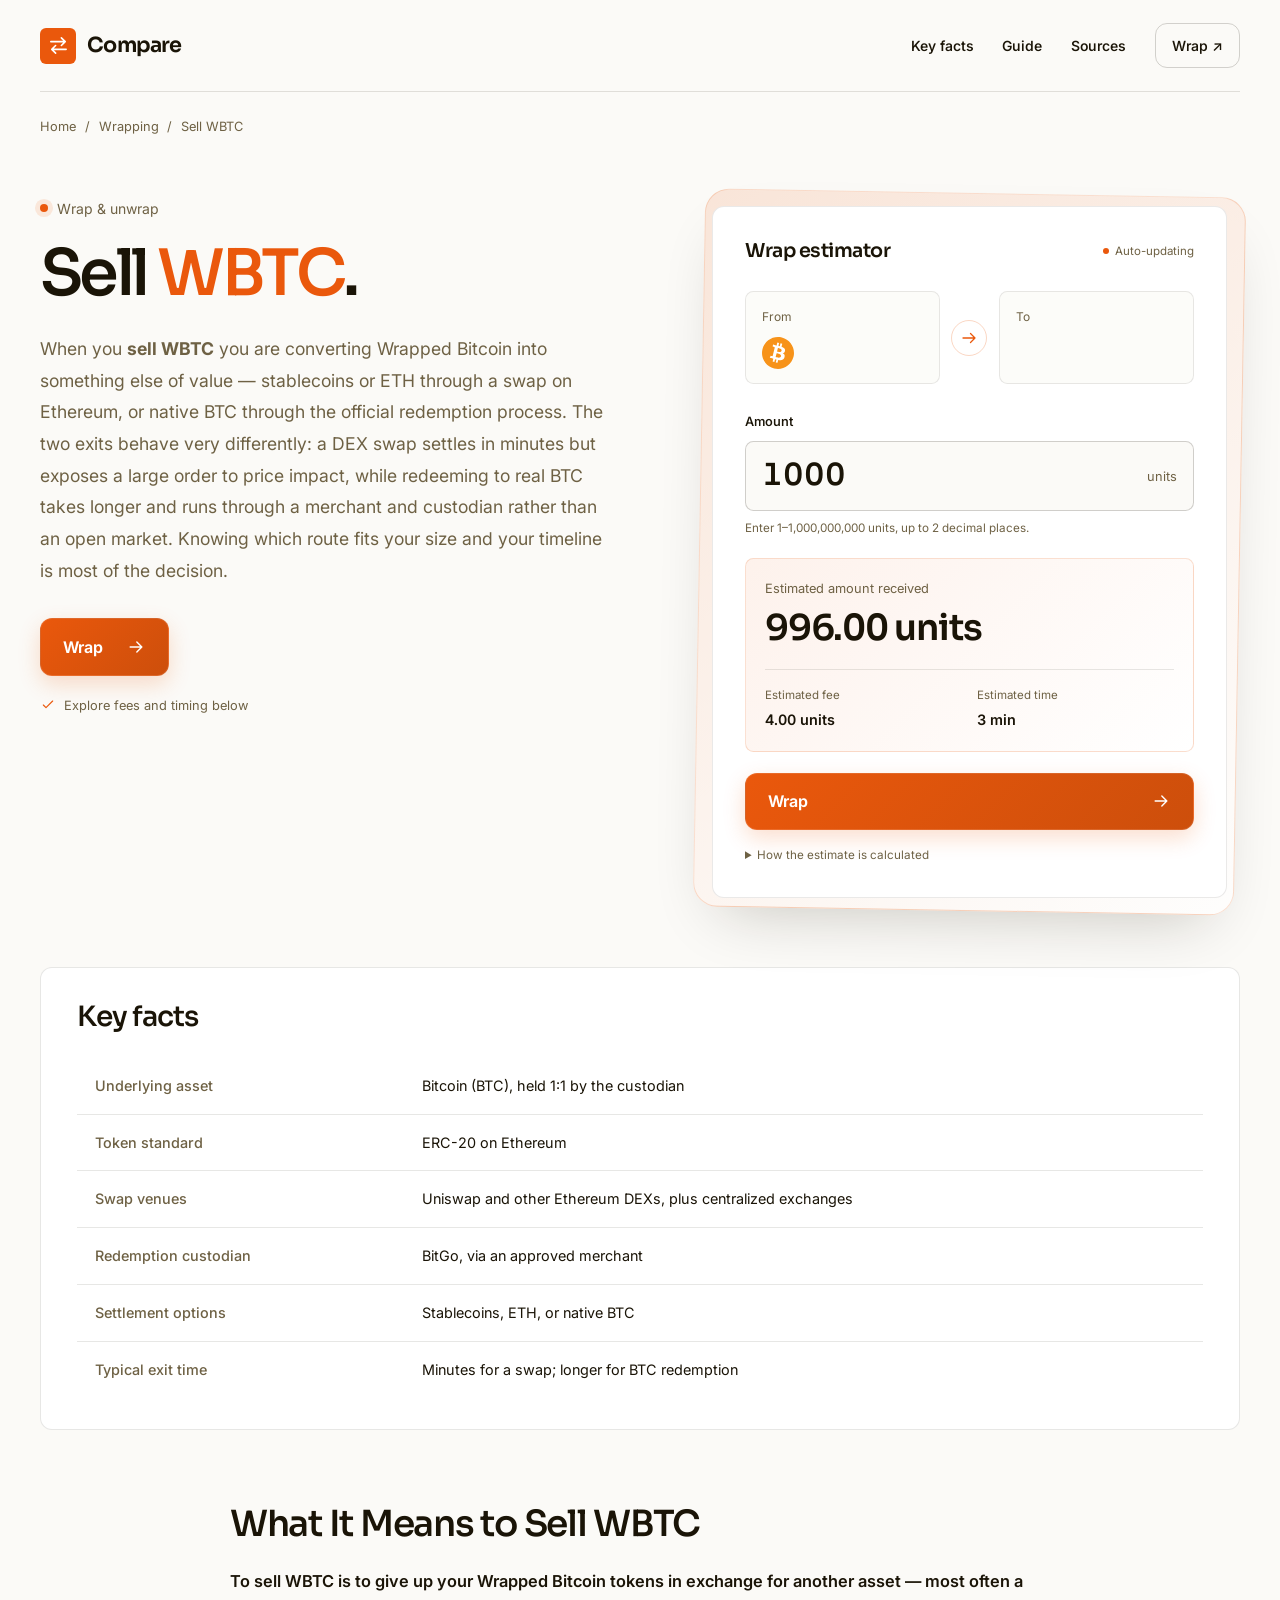
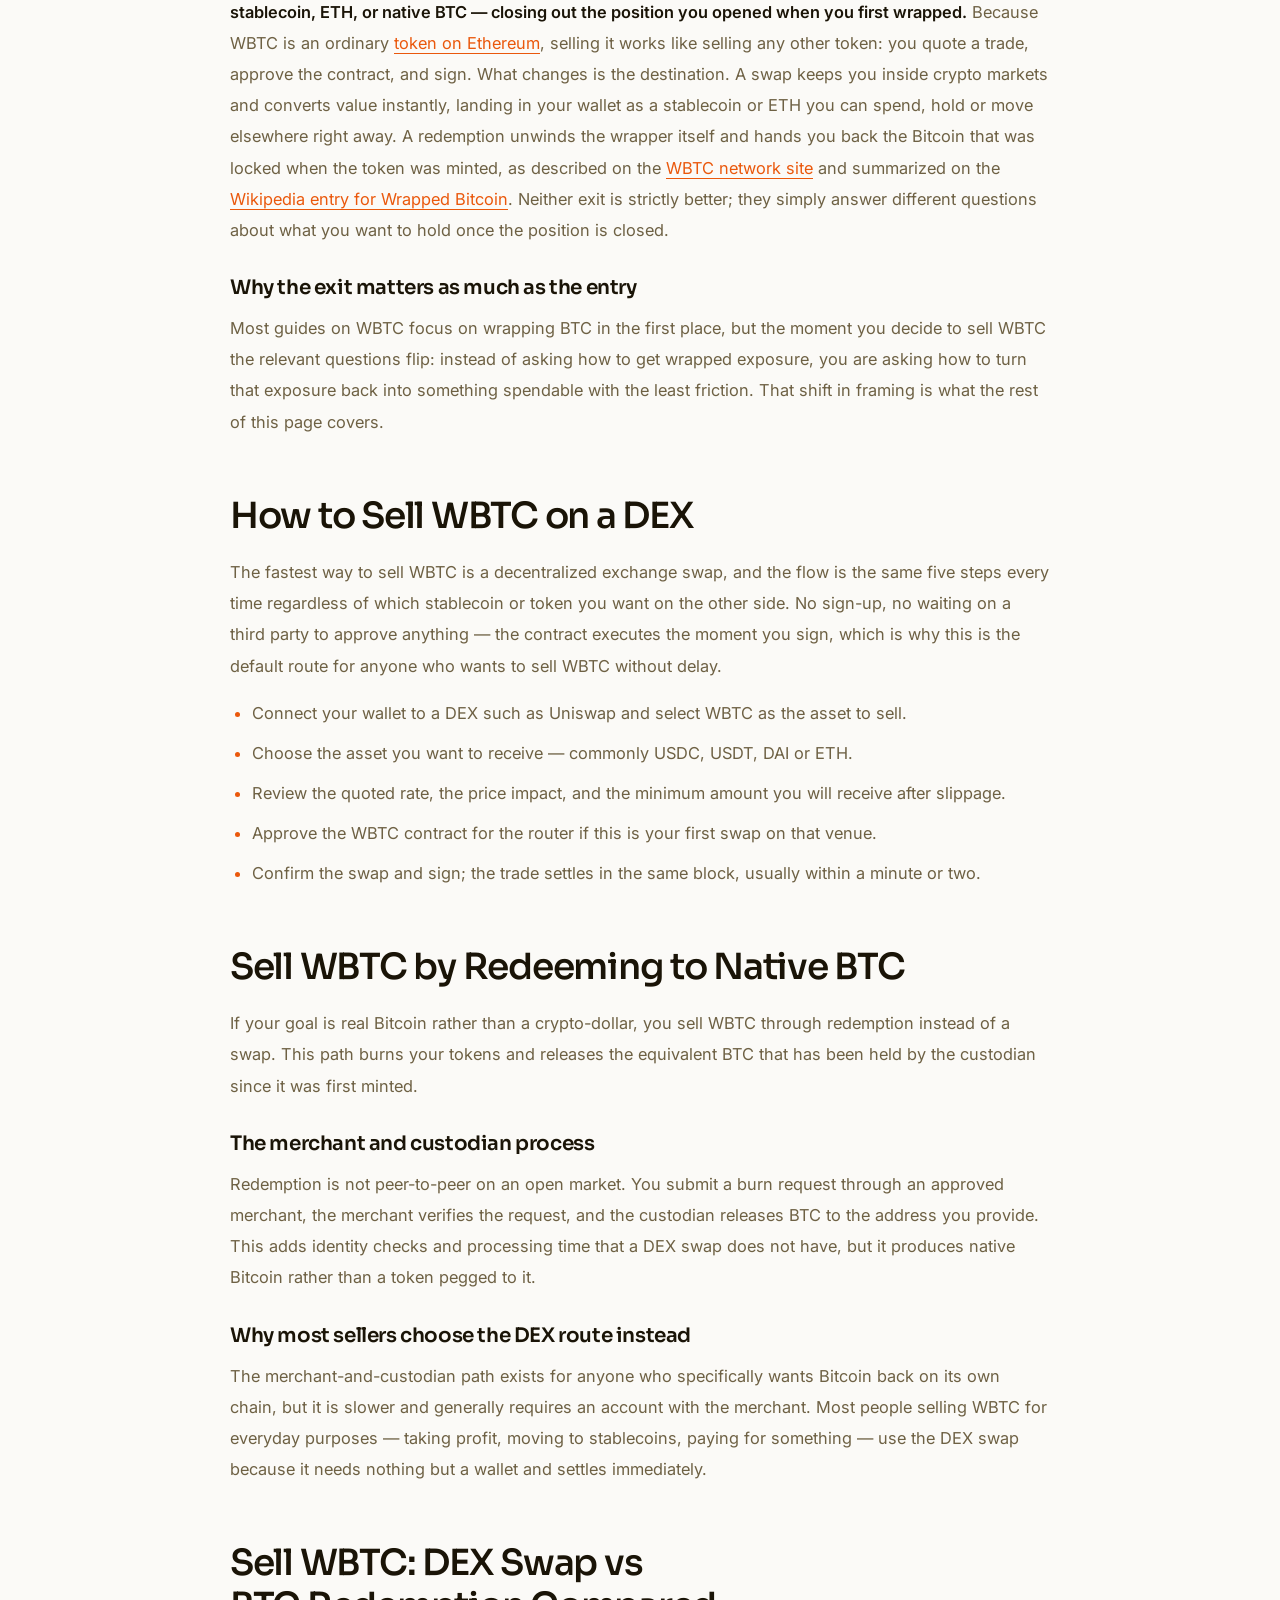
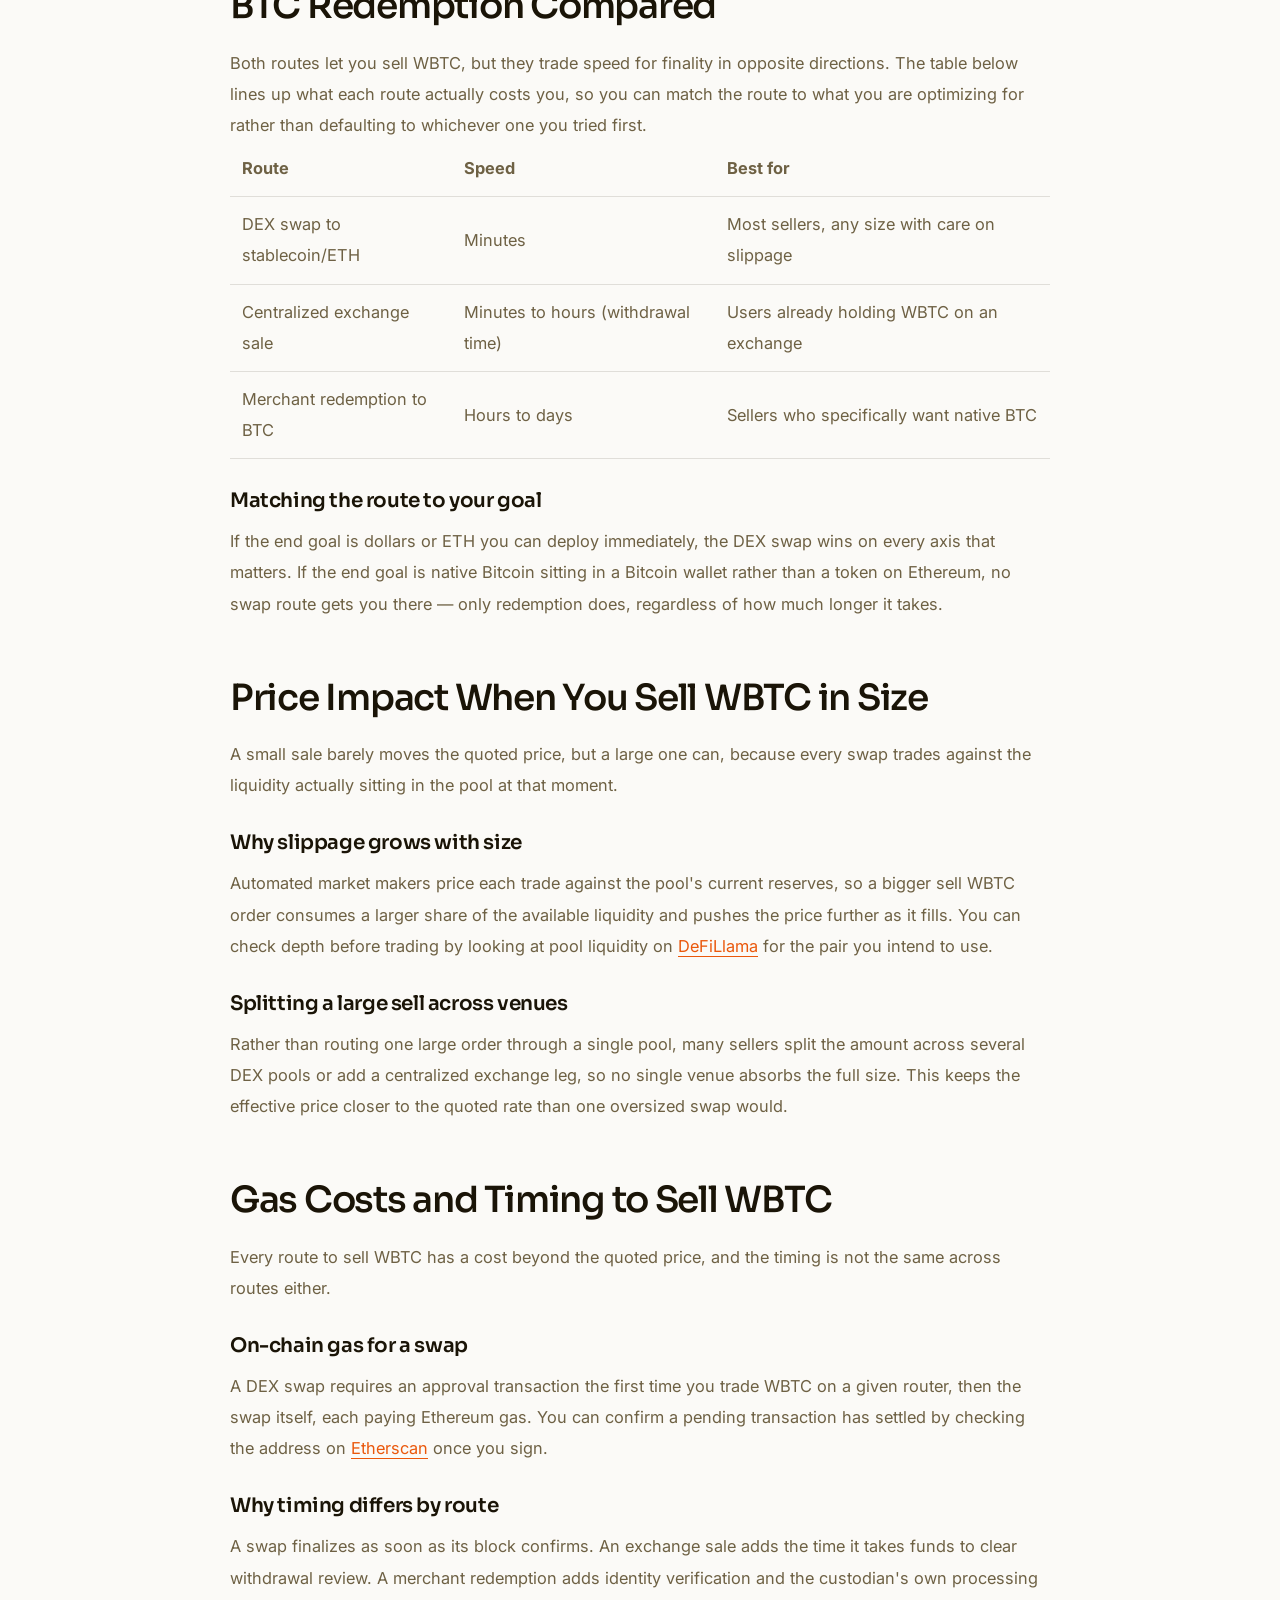
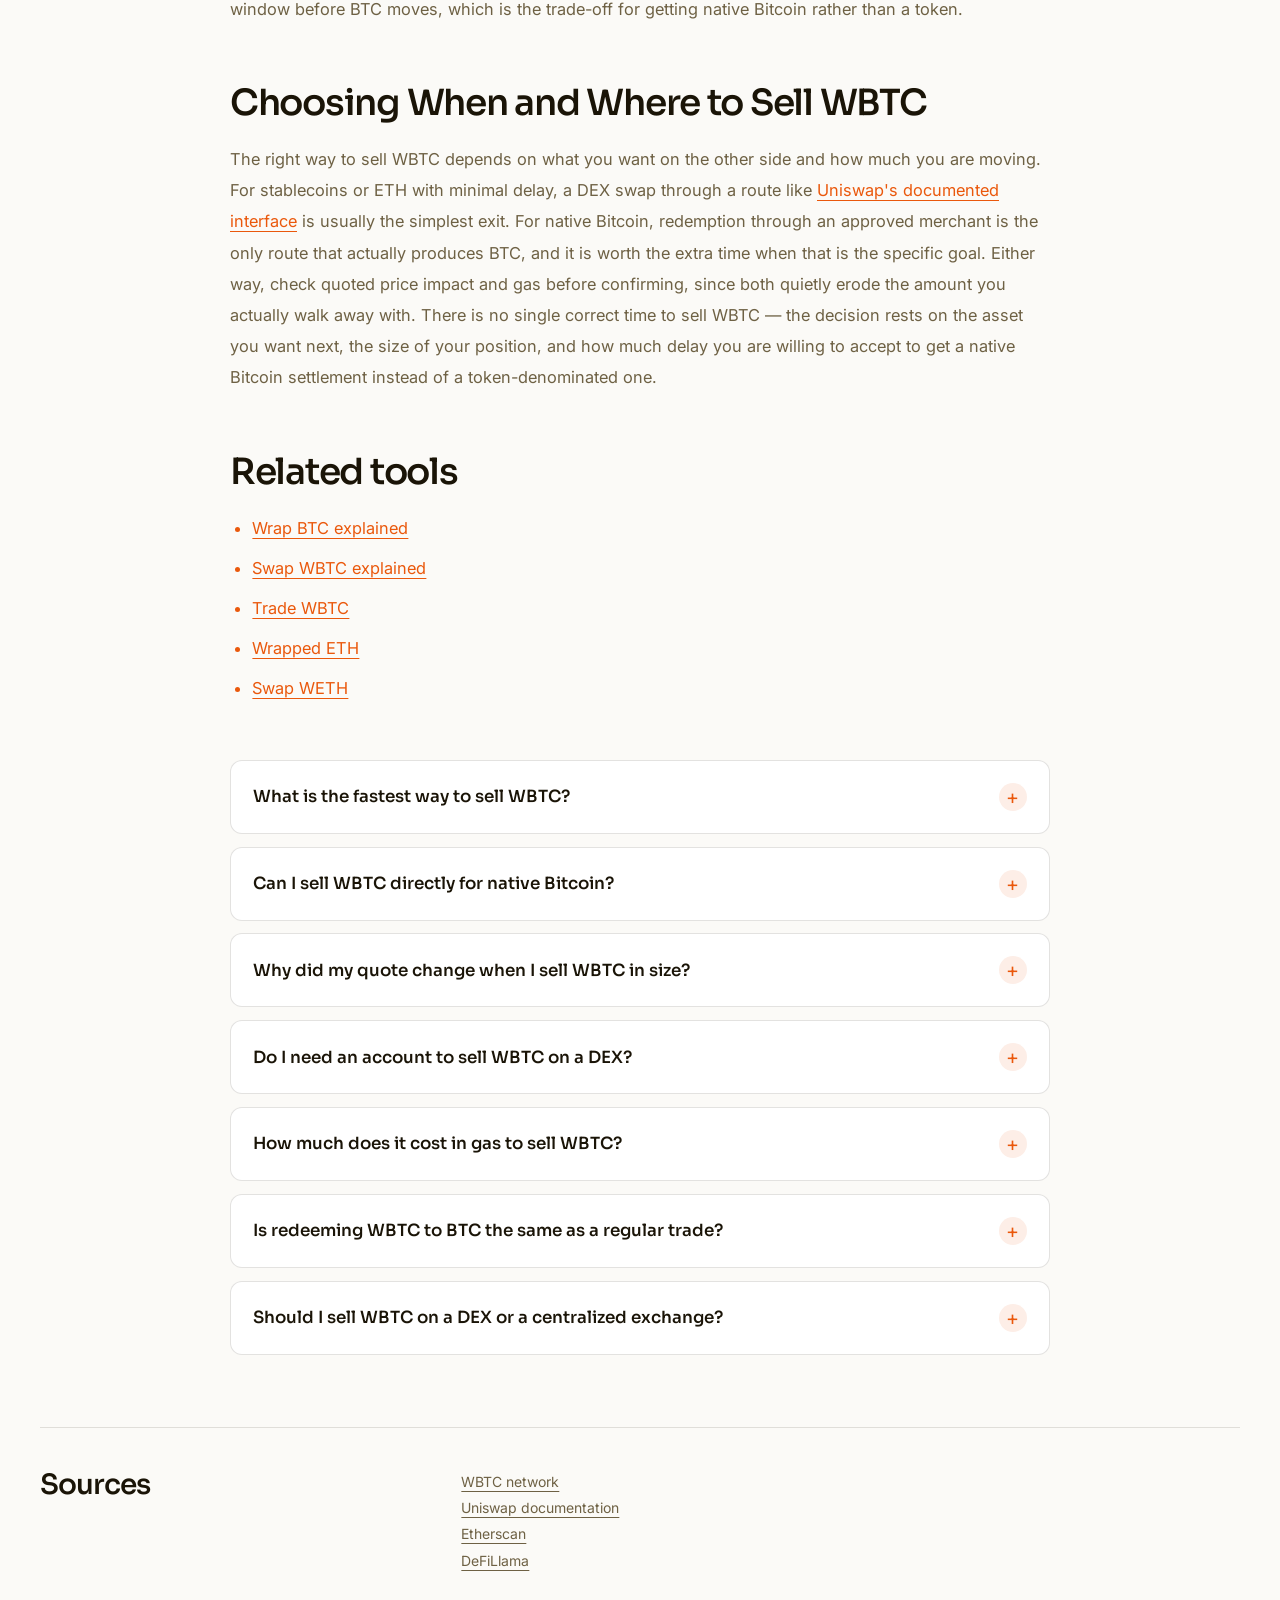
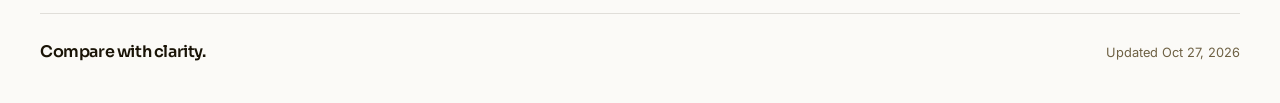
<file: index.html>
<!doctype html>
<html lang="en">
<head>
<meta charset="utf-8">
<meta name="viewport" content="width=device-width, initial-scale=1">
<title>Sell WBTC — Exit Wrapped Bitcoin for Cash or Native BTC</title>
<meta name="description" content="Learn how to sell WBTC on a DEX for stablecoins or ETH, or redeem it back to native BTC through the official merchant process. Compare speed, price impact and gas before you exit.">
<link rel="canonical" href="https://sell-wbtc.github.io/">
<meta property="og:type" content="website">
<meta property="og:title" content="Sell WBTC">
<meta property="og:url" content="https://sell-wbtc.github.io/">
<meta property="og:image" content="https://sell-wbtc.github.io/og.png">
<meta name="twitter:card" content="summary_large_image">
<meta name="twitter:title" content="Sell WBTC">
<link rel="preconnect" href="https://fonts.googleapis.com"><link rel="preconnect" href="https://fonts.gstatic.com" crossorigin><link rel="stylesheet" href="https://fonts.googleapis.com/css2?family=Inter:wght@400;500;600;700&family=Sora:wght@500;600;700&display=swap">
<script type="application/ld+json">{"@context": "https://schema.org", "@graph": [{"@type": "WebSite", "@id": "https://sell-wbtc.github.io/#website", "url": "https://sell-wbtc.github.io/", "name": "Sell WBTC — Exit Wrapped Bitcoin for Cash or Native BTC"}, {"@type": "WebPage", "@id": "https://sell-wbtc.github.io/#webpage", "url": "https://sell-wbtc.github.io/", "name": "Sell WBTC — Exit Wrapped Bitcoin for Cash or Native BTC", "isPartOf": {"@id": "https://sell-wbtc.github.io/#website"}, "description": "Learn how to sell WBTC on a DEX for stablecoins or ETH, or redeem it back to native BTC through the official merchant process. Compare speed, price impact and gas before you exit.", "datePublished": "2026-10-27", "dateModified": "2026-10-27"}, {"@type": "SoftwareApplication", "name": "Sell WBTC", "applicationCategory": "FinanceApplication", "operatingSystem": "Web", "offers": {"@type": "Offer", "price": "0", "priceCurrency": "USD"}}, {"@type": "BreadcrumbList", "itemListElement": [{"@type": "ListItem", "position": 1, "name": "Home", "item": "https://sell-wbtc.github.io/"}, {"@type": "ListItem", "position": 2, "name": "Wrapping"}, {"@type": "ListItem", "position": 3, "name": "Sell WBTC"}]}, {"@type": "FAQPage", "mainEntity": [{"@type": "Question", "name": "What is the fastest way to sell WBTC?", "acceptedAnswer": {"@type": "Answer", "text": "A DEX swap to a stablecoin or ETH is the fastest route — it settles within a block or two once you sign, with no account or identity check required."}}, {"@type": "Question", "name": "Can I sell WBTC directly for native Bitcoin?", "acceptedAnswer": {"@type": "Answer", "text": "Yes, through the official redemption process. You submit a burn request via an approved merchant, and the custodian releases BTC to your address, though this takes longer than a swap."}}, {"@type": "Question", "name": "Why did my quote change when I sell WBTC in size?", "acceptedAnswer": {"@type": "Answer", "text": "Larger swaps move further through a pool's available liquidity, which is price impact. Checking pool depth before trading, and splitting large orders across venues, keeps the effective price closer to the quote."}}, {"@type": "Question", "name": "Do I need an account to sell WBTC on a DEX?", "acceptedAnswer": {"@type": "Answer", "text": "No. A DEX swap only needs a connected wallet. An account is only required for the merchant redemption route or for selling through a centralized exchange."}}, {"@type": "Question", "name": "How much does it cost in gas to sell WBTC?", "acceptedAnswer": {"@type": "Answer", "text": "You pay an approval transaction the first time you trade WBTC on a given router, then gas for the swap itself. Both are ordinary Ethereum transaction costs, visible before you sign."}}, {"@type": "Question", "name": "Is redeeming WBTC to BTC the same as a regular trade?", "acceptedAnswer": {"@type": "Answer", "text": "No. Redemption burns the token and releases BTC held by the custodian, through an approved merchant with identity verification — it is a wrapper unwind, not an open-market trade."}}, {"@type": "Question", "name": "Should I sell WBTC on a DEX or a centralized exchange?", "acceptedAnswer": {"@type": "Answer", "text": "A DEX settles faster and needs no account, while a centralized exchange may offer deeper order books for very large size but adds withdrawal time. Compare the net amount you receive after fees on each."}}]}]}</script>
<style>
:root{--bg:#FBFAF7;--surface:#FFFFFF;--text:#1A1407;--muted:#6E6144;--accent:#EA580C;--accent-ink:#FFFFFF;--radius:12px;--display:"Sora";--body:"Inter"}
*{box-sizing:border-box}
html{scroll-behavior:smooth;scroll-padding-top:2rem}
body{margin:0;background:var(--bg);color:var(--text);font:400 1rem/1.65 var(--body);-webkit-font-smoothing:antialiased}
::selection{background:var(--accent);color:var(--accent-ink)}
a{color:inherit;text-underline-offset:.25em}
a:hover{color:var(--accent)}
button,input,select,textarea{font:inherit}
input,select{color:var(--text);accent-color:var(--accent)}
:focus-visible{outline:3px solid var(--accent);outline-offset:5px}
img,svg{max-width:100%;vertical-align:middle}
svg{fill:none;stroke:currentColor;stroke-width:1.7;stroke-linecap:round;stroke-linejoin:round}
.ca4a5e5{width:min(1200px,calc(100% - 4rem));margin-inline:auto}
.ce434b4{min-height:92px;display:flex;align-items:center;justify-content:space-between;gap:2rem;border-bottom:1px solid color-mix(in srgb,var(--text) 12%,transparent)}
.c91faaa{display:inline-flex;align-items:center;gap:.7rem;text-decoration:none;font:650 1.3rem/1.2 var(--display);letter-spacing:-.04em}
.c870483{display:grid;place-items:center;width:36px;height:36px;background:var(--accent);color:var(--accent-ink);border-radius:calc(var(--radius)*.5)}
.c870483 svg{width:23px;height:23px}
.c3f6144{display:flex;align-items:center;gap:1.8rem;font-size:.875rem;font-weight:550}
.c3f6144 a{text-decoration:none}
.c3f6144 .c0f8368{padding:.6rem 1rem;border:1px solid color-mix(in srgb,var(--text) 18%,transparent);border-radius:var(--radius)}
.ce3c2f4{padding-block:1.5rem;font-size:.8rem;color:var(--muted);overflow-wrap:anywhere}
.cbeb5e0{display:flex;flex-wrap:wrap;align-items:center;gap:.55rem;margin:0;padding:0;list-style:none}
.cbeb5e0 a{text-decoration:none}
.cbeb5e0 [aria-current="page"]{color:var(--text)}
.c183266{display:grid;grid-template-columns:minmax(0,1.1fr) minmax(0,1fr);align-items:start;gap:clamp(1.75rem,5vw,4rem);padding-block:2rem 3.5rem}
.cf8be50{min-width:0}
.c452362{display:inline-flex;align-items:center;gap:.55rem;margin:0 0 1.25rem;color:var(--muted);font-size:.875rem}
.c452362::before{content:"";width:.5rem;height:.5rem;border-radius:50%;background:var(--accent);box-shadow:0 0 0 5px color-mix(in srgb,var(--accent) 12%,transparent)}
h1{margin:0;font:550 clamp(2.65rem,5vw,4.75rem)/1.06 var(--display);letter-spacing:-.055em;overflow-wrap:anywhere;text-wrap:balance}
h1 em{color:var(--accent);font-style:normal}
.c6666f0{max-width:36rem;margin:1.6rem 0 2rem;color:var(--muted);font-size:1.1rem;line-height:1.8}
.c4025e0{display:inline-flex;justify-content:center;align-items:center;gap:1.4rem;min-height:54px;padding:.9rem 1.4rem;background:linear-gradient(135deg,var(--accent),color-mix(in srgb,var(--accent) 86%,var(--text)));color:var(--accent-ink);border:1px solid color-mix(in srgb,var(--accent-ink) 12%,transparent);border-radius:var(--radius);font-weight:650;text-decoration:none;box-shadow:0 8px 22px color-mix(in srgb,var(--accent) 20%,transparent);transition:transform .2s,box-shadow .2s}
.c4025e0 svg{width:20px;height:20px;flex:none}
.c4025e0:hover{color:var(--accent-ink);transform:translateY(-2px);box-shadow:0 12px 26px color-mix(in srgb,var(--accent) 28%,transparent)}
.c1a5ac4{display:flex;align-items:center;gap:.5rem;margin:1.2rem 0 0;color:var(--muted);font-size:.8rem}
.c1a5ac4 svg{width:16px;height:16px;color:var(--accent)}
.cc015e1{position:relative;min-width:0;padding:12px;border:1px solid color-mix(in srgb,var(--accent) 18%,transparent);border-radius:calc(var(--radius) + 12px);background:linear-gradient(145deg,color-mix(in srgb,var(--accent) 13%,var(--bg)),color-mix(in srgb,var(--surface) 70%,var(--bg)));box-shadow:0 28px 64px -28px color-mix(in srgb,var(--text) 24%,transparent)}
.c196754{padding:clamp(1.25rem,3vw,2rem);background:var(--surface);border:1px solid color-mix(in srgb,var(--text) 9%,transparent);border-radius:var(--radius)}
.c830b1c{display:flex;justify-content:space-between;align-items:center;gap:1rem;margin-bottom:1.7rem}
.c830b1c h2{margin:0;font:600 1.2rem/1.3 var(--display);letter-spacing:-.025em}
.cb54214{display:inline-flex;align-items:center;gap:.4rem;color:var(--muted);font-size:.72rem;white-space:nowrap}
.cb54214::before{content:"";width:6px;height:6px;border-radius:50%;background:var(--accent)}
.c6d2f26{display:grid;grid-template-columns:minmax(0,1fr) 36px minmax(0,1fr);align-items:center;gap:.7rem;margin-bottom:1.7rem}
.c5e0e53{min-width:0;padding:.9rem 1rem;background:color-mix(in srgb,var(--bg) 70%,var(--surface));border:1px solid color-mix(in srgb,var(--text) 9%,transparent);border-radius:calc(var(--radius)*.7)}
.cd84d62{display:block;margin-bottom:.65rem;color:var(--muted);font-size:.75rem}
.ca7f246{display:flex;align-items:center;gap:.5rem;min-height:32px;font:600 .95rem/1.3 var(--display);overflow-wrap:anywhere}
.ca7f246 img,.ca7f246 svg{width:auto;height:32px;max-width:100%;object-fit:contain}
.cf545fa{display:grid;place-items:center;width:36px;height:36px;border:1px solid color-mix(in srgb,var(--accent) 24%,transparent);border-radius:50%;color:var(--accent)}
.cf545fa svg{width:18px;height:18px}
.c4c0e87{display:block;margin-bottom:.55rem;font-size:.8rem;font-weight:550}
.c3a5928{display:flex;align-items:center;gap:.5rem;padding:.7rem 1rem;border:1px solid color-mix(in srgb,var(--text) 19%,transparent);border-radius:calc(var(--radius)*.7);background:var(--bg);transition:border-color .2s}
.c3a5928:focus-within{border-color:var(--accent);box-shadow:0 0 0 3px color-mix(in srgb,var(--accent) 13%,transparent)}
.c3a5928 input{width:100%;min-width:0;padding:0;border:0;border-radius:0;background:var(--bg);font:550 1.9rem/1.5 var(--display);font-variant-numeric:tabular-nums}
.c3a5928 input:focus-visible{outline:2px solid var(--accent);outline-offset:2px}
.c3a5928 span{color:var(--muted);font-size:.8rem}
.c6465dc{margin:.5rem 0 1.2rem;color:var(--muted);font-size:.73rem}
.c54edbe{margin:-.65rem 0 1rem;color:var(--text);font-size:.8rem}
.c7dabc8{padding:1.2rem;border:1px solid color-mix(in srgb,var(--accent) 18%,transparent);border-radius:calc(var(--radius)*.7);background:linear-gradient(135deg,color-mix(in srgb,var(--accent) 8%,var(--surface)),var(--surface))}
.c102557{display:block;color:var(--muted);font-size:.8rem}
.cf31cdc{display:block;margin:.35rem 0 1.2rem;font:600 clamp(1.65rem,3vw,2.25rem)/1.25 var(--display);letter-spacing:-.035em;overflow-wrap:anywhere;font-variant-numeric:tabular-nums}
.cf31cdc small{color:var(--muted);font:400 .8rem/1.5 var(--body);letter-spacing:0}
.ca17749{display:grid;grid-template-columns:1fr 1fr;gap:1rem;padding-top:1rem;border-top:1px solid color-mix(in srgb,var(--text) 10%,transparent)}
.c92cdd3{display:block;color:var(--muted);font-size:.72rem}
.ceda59b{display:block;margin-top:.2rem;font-size:.9rem;font-weight:600;font-variant-numeric:tabular-nums}
.c196754 .c4025e0{width:100%;margin-top:1.3rem;justify-content:space-between}
.c696a3f{margin-top:1rem;color:var(--muted);font-size:.73rem}
.c696a3f summary{cursor:pointer;width:fit-content;text-underline-offset:.2em}
.c696a3f summary:hover{color:var(--text)}
.c696a3f p{margin:.7rem 0 0}
.c9043fd{margin:0;font:550 1.75rem/1.2 var(--display);letter-spacing:-.035em}
.c2de322{padding:2rem 2.25rem;background:var(--surface);border:1px solid color-mix(in srgb,var(--text) 10%,transparent);border-radius:var(--radius)}
.c2de322 .c9043fd{margin-bottom:1.5rem}
.c661b8e{max-width:100%;overflow-x:auto;overscroll-behavior-inline:contain}
.c4388ef{width:100%;border-collapse:collapse;text-align:left;font-size:.9rem}
.c4388ef caption{text-align:left;margin-bottom:1rem;color:var(--muted)}
.c4388ef th,.c4388ef td{padding:1rem 1.1rem;border-bottom:1px solid color-mix(in srgb,var(--text) 10%,transparent);vertical-align:top;overflow-wrap:anywhere}
.c4388ef th{color:var(--muted);font-weight:500}
.c4388ef thead{background:color-mix(in srgb,var(--accent) 7%,var(--surface))}
.c4388ef thead th{color:var(--text);font-weight:600}
.c4388ef tbody tr:last-child>*{border-bottom:0}
.c4388ef tbody tr:hover{background:color-mix(in srgb,var(--accent) 4%,var(--surface))}
.c0e08e9{max-width:820px;margin:4.5rem auto}
.c3a2862{margin:0 0 3.5rem;scroll-margin-top:2rem}
.c2edd8e{margin:0 0 1.25rem;font:550 clamp(1.65rem,3vw,2.25rem)/1.2 var(--display);letter-spacing:-.035em;text-wrap:balance}
.c068fb9{color:var(--muted);font-size:1.025rem;line-height:1.9;overflow-wrap:anywhere}
.c068fb9 p{margin:0 0 1.25rem}
.c068fb9 h3{margin:1.75rem 0 .75rem;color:var(--text);font:600 1.25rem/1.35 var(--display);letter-spacing:-.02em}
.c068fb9 strong{color:var(--text);font-weight:600}
.c068fb9 a,.cf7b015 a,.cdb053c a{color:var(--accent);text-decoration-thickness:1px}
.c068fb9 ul,.c068fb9 ol,.cf7b015 ul,.cf7b015 ol{padding-left:1.4rem}
.c068fb9 li+li{margin-top:.55rem}
.c068fb9 li::marker{color:var(--accent)}
.c068fb9 blockquote{margin:1.5rem 0;padding:1rem 1.5rem;border-left:3px solid var(--accent);background:var(--surface);border-radius:0 var(--radius) var(--radius) 0;color:var(--text)}
.c068fb9 img{height:auto;border-radius:var(--radius)}
.c068fb9 table{width:100%;border-collapse:collapse}
.c068fb9 td,.c068fb9 th{padding:.75rem;border-bottom:1px solid color-mix(in srgb,var(--text) 12%,transparent);text-align:left}
.ce188bd{margin:.8rem 0;padding:0 1.4rem;border:1px solid color-mix(in srgb,var(--text) 12%,transparent);border-radius:var(--radius);background:var(--surface)}
.c631f08{display:flex;justify-content:space-between;align-items:center;gap:1.5rem;min-height:72px;padding:1.2rem 0;cursor:pointer;list-style:none;font:550 1.05rem/1.5 var(--display)}
.c631f08::-webkit-details-marker{display:none}
.c631f08::after{content:"+";flex:none;display:grid;place-items:center;width:28px;height:28px;border-radius:50%;background:color-mix(in srgb,var(--accent) 10%,var(--surface));color:var(--accent);font:400 1.25rem/1 var(--body)}
.ce188bd[open]{border-color:color-mix(in srgb,var(--accent) 40%,transparent)}
.ce188bd[open]>.c631f08::after{content:"−"}
.cf7b015{padding:0 2.8rem 1.3rem 0;color:var(--muted);line-height:1.85;overflow-wrap:anywhere}
.cf7b015 p{margin:.25rem 0 .75rem}
.c5c2739{display:grid;grid-template-columns:1fr 2fr;gap:2rem;padding:2.5rem 0;border-top:1px solid color-mix(in srgb,var(--text) 12%,transparent)}
.c9396f1{margin:0;padding:0;list-style:none}
.cdb053c{padding:.7rem 0;border-bottom:1px solid color-mix(in srgb,var(--text) 8%,transparent);color:var(--muted);font-size:.875rem;overflow-wrap:anywhere}
.cdb053c:first-child{padding-top:0}
.cdb053c:last-child{border-bottom:0}
.c97df36{display:flex;justify-content:space-between;align-items:center;gap:1.5rem;padding-block:1.75rem 2.5rem;border-top:1px solid color-mix(in srgb,var(--text) 12%,transparent);color:var(--muted);font-size:.8rem}
.c8aad66{color:var(--text);font:600 1rem/1.3 var(--display);letter-spacing:-.025em}
.cc77dc1{margin:0}
@media(min-width:1100px){.cc015e1{transform:rotate(1deg)}.c196754{transform:rotate(-1deg)}}
@media(max-width:850px){.c183266{grid-template-columns:1fr;gap:2.5rem;padding-block:1.5rem 3.5rem}.cf8be50{max-width:650px}.cc015e1{width:100%;max-width:580px;justify-self:center}.c0e08e9{margin-block:3.5rem}.c3f6144{gap:1rem}h1{max-width:14ch}}
@media(max-width:540px){.ca4a5e5{width:calc(100% - 2rem)}.ce434b4{min-height:76px;gap:1rem}.c3f6144>a:not(.c0f8368){display:none}.c3f6144 .c0f8368{padding:.5rem .8rem}.ce3c2f4{padding-block:1.1rem}.c183266{padding-top:1rem}.cf8be50>.c4025e0{width:100%;justify-content:space-between}.c6666f0{font-size:1rem}.cc015e1{padding:7px;border-radius:calc(var(--radius) + 7px)}.c196754{padding:1.1rem}.c6d2f26{gap:.4rem;grid-template-columns:minmax(0,1fr) 30px minmax(0,1fr)}.cf545fa{width:30px;height:30px}.c5e0e53{padding:.8rem}.c2de322{padding:1.4rem 1rem}.c4388ef th,.c4388ef td{padding:.85rem .65rem}.ce188bd{padding-inline:1rem}.cf7b015{padding-right:0}.c5c2739{grid-template-columns:1fr;gap:1.4rem}.c97df36{align-items:flex-start;flex-direction:column;gap:.65rem}}
@media(prefers-reduced-motion:reduce){html{scroll-behavior:auto}*,*::before,*::after{transition:none!important}.c4025e0:hover{transform:none}}
</style>
</head>
<body>
<div class="ca4a5e5">
<nav class="ce434b4" aria-label="Main navigation">
<a class="c91faaa" href="#hero"><span class="c870483" aria-hidden="true"><svg viewBox="0 0 24 24"><path d="M4 8h15m-4-4 4 4-4 4M20 16H5m4-4-4 4 4 4"/></svg></span>Compare</a>
<div class="c3f6144"><a href="#facts">Key facts</a><a href="#guide">Guide</a><a href="#sources">Sources</a><a class="c0f8368" href="dashboard/">Wrap ↗</a></div>
</nav>
<div class="ce3c2f4"><nav class="cbeb5e0" aria-label="Breadcrumb"><a href="dashboard/">Home</a> <span>/</span> <span>Wrapping</span> <span>/</span> <span>Sell WBTC</span></nav></div>
<section class="c183266" id="hero" aria-labelledby="hero-title">
<div class="cf8be50">
<p class="c452362">Wrap & unwrap</p>
<h1 id="hero-title">Sell <em>WBTC</em>.</h1>
<p class="c6666f0">When you <strong>sell WBTC</strong> you are converting Wrapped Bitcoin into something else of value — stablecoins or ETH through a swap on Ethereum, or native BTC through the official redemption process. The two exits behave very differently: a DEX swap settles in minutes but exposes a large order to price impact, while redeeming to real BTC takes longer and runs through a merchant and custodian rather than an open market. Knowing which route fits your size and your timeline is most of the decision.</p>
<a class="c4025e0" href="dashboard/">Wrap <svg viewBox="0 0 24 24" aria-hidden="true"><path d="M5 12h14m-6-6 6 6-6 6"/></svg></a>
<p class="c1a5ac4"><svg viewBox="0 0 24 24" aria-hidden="true"><path d="m5 12 4 4L19 6"/></svg>Explore fees and timing below</p>
</div>
<aside class="cc015e1" aria-labelledby="estimator-title">
<div class="c196754">
<div class="c830b1c"><h2 id="estimator-title">Wrap estimator</h2><span class="cb54214">Auto-updating</span></div>
<div class="c6d2f26">
<div class="c5e0e53"><span class="cd84d62">From</span><div class="ca7f246"><img src="assets/tokens/btc.svg" alt="Bitcoin" width="28" height="28"></div></div>
<span class="cf545fa" aria-hidden="true"><svg viewBox="0 0 24 24"><path d="M4 12h16m-6-6 6 6-6 6"/></svg></span>
<div class="c5e0e53"><span class="cd84d62">To</span><div class="ca7f246"></div></div>
</div>
<label class="c4c0e87" for="amount">Amount</label>
<div class="c3a5928"><input id="amount" type="number" inputmode="decimal" min="1" max="1000000000" step="0.01" value="1000" aria-describedby="amount-hint amount-error"><span>units</span></div>
<p class="c6465dc" id="amount-hint">Enter 1–1,000,000,000 units, up to 2 decimal places.</p>
<p class="c54edbe" id="amount-error" hidden></p>
<div class="c7dabc8" role="status" aria-live="polite" aria-atomic="true">
<span class="c102557">Estimated amount received</span>
<output class="cf31cdc" id="received" for="amount">—</output>
<div class="ca17749">
<div><span class="c92cdd3">Estimated fee</span><output class="ceda59b" id="fee" for="amount">—</output></div>
<div><span class="c92cdd3">Estimated time</span><output class="ceda59b" id="time" for="amount">—</output></div>
</div>
</div>
<a class="c4025e0" href="dashboard/">Wrap <svg viewBox="0 0 24 24" aria-hidden="true"><path d="M5 12h14m-6-6 6 6-6 6"/></svg></a>
<details class="c696a3f"><summary>How the estimate is calculated</summary><p>Fee = 0.5 units + 0.35% of the amount, rounded to 2 decimals. Amount received = amount − fee. Time = 2 minutes + 1 minute per 10,000 units, rounded up.</p></details>
<noscript><p class="c6465dc">Enable JavaScript to calculate fees and timing.</p></noscript>
</div>
</aside>
</section>
<section class="c2de322" id="facts" aria-labelledby="facts-title"><h2 class="c9043fd" id="facts-title">Key facts</h2><div class="c661b8e" role="region" aria-label="Key facts table" tabindex="0"><table class="c4388ef"><tbody><tr><th scope="row">Underlying asset</th><td>Bitcoin (BTC), held 1:1 by the custodian</td></tr>
<tr><th scope="row">Token standard</th><td>ERC-20 on Ethereum</td></tr>
<tr><th scope="row">Swap venues</th><td>Uniswap and other Ethereum DEXs, plus centralized exchanges</td></tr>
<tr><th scope="row">Redemption custodian</th><td>BitGo, via an approved merchant</td></tr>
<tr><th scope="row">Settlement options</th><td>Stablecoins, ETH, or native BTC</td></tr>
<tr><th scope="row">Typical exit time</th><td>Minutes for a swap; longer for BTC redemption</td></tr></tbody></table></div></section>
<main class="c0e08e9" id="guide"><section class="c3a2862"><h2 class="c2edd8e">What It Means to Sell WBTC</h2><div class="c068fb9"><strong>To sell WBTC is to give up your Wrapped Bitcoin tokens in exchange for another asset — most often a stablecoin, ETH, or native BTC — closing out the position you opened when you first wrapped.</strong> Because WBTC is an ordinary <a href="https://etherscan.io/token/0x2260fac5e5542a773aa44fbcfedf7c193bc2c599" rel="nofollow noopener" target="_blank">token on Ethereum</a>, selling it works like selling any other token: you quote a trade, approve the contract, and sign. What changes is the destination. A swap keeps you inside crypto markets and converts value instantly, landing in your wallet as a stablecoin or ETH you can spend, hold or move elsewhere right away. A redemption unwinds the wrapper itself and hands you back the Bitcoin that was locked when the token was minted, as described on the <a href="https://wbtc.network/" rel="nofollow noopener" target="_blank">WBTC network site</a> and summarized on the <a href="https://en.wikipedia.org/wiki/Wrapped_Bitcoin" rel="nofollow noopener" target="_blank">Wikipedia entry for Wrapped Bitcoin</a>. Neither exit is strictly better; they simply answer different questions about what you want to hold once the position is closed.<h3>Why the exit matters as much as the entry</h3>Most guides on WBTC focus on wrapping BTC in the first place, but the moment you decide to sell WBTC the relevant questions flip: instead of asking how to get wrapped exposure, you are asking how to turn that exposure back into something spendable with the least friction. That shift in framing is what the rest of this page covers.</div></section>
<section class="c3a2862"><h2 class="c2edd8e">How to Sell WBTC on a DEX</h2><div class="c068fb9">The fastest way to sell WBTC is a decentralized exchange swap, and the flow is the same five steps every time regardless of which stablecoin or token you want on the other side. No sign-up, no waiting on a third party to approve anything — the contract executes the moment you sign, which is why this is the default route for anyone who wants to sell WBTC without delay.<ul><li>Connect your wallet to a DEX such as Uniswap and select WBTC as the asset to sell.</li><li>Choose the asset you want to receive — commonly USDC, USDT, DAI or ETH.</li><li>Review the quoted rate, the price impact, and the minimum amount you will receive after slippage.</li><li>Approve the WBTC contract for the router if this is your first swap on that venue.</li><li>Confirm the swap and sign; the trade settles in the same block, usually within a minute or two.</li></ul></div></section>
<section class="c3a2862"><h2 class="c2edd8e">Sell WBTC by Redeeming to Native BTC</h2><div class="c068fb9">If your goal is real Bitcoin rather than a crypto-dollar, you sell WBTC through redemption instead of a swap. This path burns your tokens and releases the equivalent BTC that has been held by the custodian since it was first minted.<h3>The merchant and custodian process</h3>Redemption is not peer-to-peer on an open market. You submit a burn request through an approved merchant, the merchant verifies the request, and the custodian releases BTC to the address you provide. This adds identity checks and processing time that a DEX swap does not have, but it produces native Bitcoin rather than a token pegged to it.<h3>Why most sellers choose the DEX route instead</h3>The merchant-and-custodian path exists for anyone who specifically wants Bitcoin back on its own chain, but it is slower and generally requires an account with the merchant. Most people selling WBTC for everyday purposes — taking profit, moving to stablecoins, paying for something — use the DEX swap because it needs nothing but a wallet and settles immediately.</div></section>
<section class="c3a2862"><h2 class="c2edd8e">Sell WBTC: DEX Swap vs BTC Redemption Compared</h2><div class="c068fb9">Both routes let you sell WBTC, but they trade speed for finality in opposite directions. The table below lines up what each route actually costs you, so you can match the route to what you are optimizing for rather than defaulting to whichever one you tried first.<table><thead><tr><th>Route</th><th>Speed</th><th>Best for</th></tr></thead><tbody><tr><td>DEX swap to stablecoin/ETH</td><td>Minutes</td><td>Most sellers, any size with care on slippage</td></tr><tr><td>Centralized exchange sale</td><td>Minutes to hours (withdrawal time)</td><td>Users already holding WBTC on an exchange</td></tr><tr><td>Merchant redemption to BTC</td><td>Hours to days</td><td>Sellers who specifically want native BTC</td></tr></tbody></table><h3>Matching the route to your goal</h3>If the end goal is dollars or ETH you can deploy immediately, the DEX swap wins on every axis that matters. If the end goal is native Bitcoin sitting in a Bitcoin wallet rather than a token on Ethereum, no swap route gets you there — only redemption does, regardless of how much longer it takes.</div></section>
<section class="c3a2862"><h2 class="c2edd8e">Price Impact When You Sell WBTC in Size</h2><div class="c068fb9">A small sale barely moves the quoted price, but a large one can, because every swap trades against the liquidity actually sitting in the pool at that moment.<h3>Why slippage grows with size</h3>Automated market makers price each trade against the pool's current reserves, so a bigger sell WBTC order consumes a larger share of the available liquidity and pushes the price further as it fills. You can check depth before trading by looking at pool liquidity on <a href="https://defillama.com/" rel="nofollow noopener" target="_blank">DeFiLlama</a> for the pair you intend to use.<h3>Splitting a large sell across venues</h3>Rather than routing one large order through a single pool, many sellers split the amount across several DEX pools or add a centralized exchange leg, so no single venue absorbs the full size. This keeps the effective price closer to the quoted rate than one oversized swap would.</div></section>
<section class="c3a2862"><h2 class="c2edd8e">Gas Costs and Timing to Sell WBTC</h2><div class="c068fb9">Every route to sell WBTC has a cost beyond the quoted price, and the timing is not the same across routes either.<h3>On-chain gas for a swap</h3>A DEX swap requires an approval transaction the first time you trade WBTC on a given router, then the swap itself, each paying Ethereum gas. You can confirm a pending transaction has settled by checking the address on <a href="https://etherscan.io/" rel="nofollow noopener" target="_blank">Etherscan</a> once you sign.<h3>Why timing differs by route</h3>A swap finalizes as soon as its block confirms. An exchange sale adds the time it takes funds to clear withdrawal review. A merchant redemption adds identity verification and the custodian's own processing window before BTC moves, which is the trade-off for getting native Bitcoin rather than a token.</div></section>
<section class="c3a2862"><h2 class="c2edd8e">Choosing When and Where to Sell WBTC</h2><div class="c068fb9">The right way to sell WBTC depends on what you want on the other side and how much you are moving. For stablecoins or ETH with minimal delay, a DEX swap through a route like <a href="https://docs.uniswap.org/" rel="nofollow noopener" target="_blank">Uniswap's documented interface</a> is usually the simplest exit. For native Bitcoin, redemption through an approved merchant is the only route that actually produces BTC, and it is worth the extra time when that is the specific goal. Either way, check quoted price impact and gas before confirming, since both quietly erode the amount you actually walk away with. There is no single correct time to sell WBTC — the decision rests on the asset you want next, the size of your position, and how much delay you are willing to accept to get a native Bitcoin settlement instead of a token-denominated one.</div></section><section class="c3a2862 cdd06af" id="related"><h2 class="c2edd8e">Related tools</h2><div class="c068fb9"><ul><li><a href="https://wrap-btc.github.io/">Wrap BTC explained</a></li><li><a href="https://swap-wbtc.github.io/">Swap WBTC explained</a></li><li><a href="https://trade-wbtc.github.io/">Trade WBTC</a></li><li><a href="https://wrapped-eth.github.io/">Wrapped ETH</a></li><li><a href="https://swap-weth.github.io/">Swap WETH</a></li></ul></div></section><details class="ce188bd"><summary class="c631f08">What is the fastest way to sell WBTC?</summary><div class="cf7b015">A DEX swap to a stablecoin or ETH is the fastest route — it settles within a block or two once you sign, with no account or identity check required.</div></details>
<details class="ce188bd"><summary class="c631f08">Can I sell WBTC directly for native Bitcoin?</summary><div class="cf7b015">Yes, through the official redemption process. You submit a burn request via an approved merchant, and the custodian releases BTC to your address, though this takes longer than a swap.</div></details>
<details class="ce188bd"><summary class="c631f08">Why did my quote change when I sell WBTC in size?</summary><div class="cf7b015">Larger swaps move further through a pool's available liquidity, which is price impact. Checking pool depth before trading, and splitting large orders across venues, keeps the effective price closer to the quote.</div></details>
<details class="ce188bd"><summary class="c631f08">Do I need an account to sell WBTC on a DEX?</summary><div class="cf7b015">No. A DEX swap only needs a connected wallet. An account is only required for the merchant redemption route or for selling through a centralized exchange.</div></details>
<details class="ce188bd"><summary class="c631f08">How much does it cost in gas to sell WBTC?</summary><div class="cf7b015">You pay an approval transaction the first time you trade WBTC on a given router, then gas for the swap itself. Both are ordinary Ethereum transaction costs, visible before you sign.</div></details>
<details class="ce188bd"><summary class="c631f08">Is redeeming WBTC to BTC the same as a regular trade?</summary><div class="cf7b015">No. Redemption burns the token and releases BTC held by the custodian, through an approved merchant with identity verification — it is a wrapper unwind, not an open-market trade.</div></details>
<details class="ce188bd"><summary class="c631f08">Should I sell WBTC on a DEX or a centralized exchange?</summary><div class="cf7b015">A DEX settles faster and needs no account, while a centralized exchange may offer deeper order books for very large size but adds withdrawal time. Compare the net amount you receive after fees on each.</div></details></main>
<section class="c5c2739" id="sources" aria-labelledby="sources-title"><h2 class="c9043fd" id="sources-title">Sources</h2><div><ul class="c9396f1"><li><a class="cdb053c" href="https://wbtc.network/" rel="nofollow noopener" target="_blank">WBTC network</a></li>
<li><a class="cdb053c" href="https://docs.uniswap.org/" rel="nofollow noopener" target="_blank">Uniswap documentation</a></li>
<li><a class="cdb053c" href="https://etherscan.io/" rel="nofollow noopener" target="_blank">Etherscan</a></li>
<li><a class="cdb053c" href="https://defillama.com/" rel="nofollow noopener" target="_blank">DeFiLlama</a></li></ul></div></section>
<footer class="c97df36"><span class="c8aad66">Compare with clarity.</span><p class="cc77dc1">Updated Oct 27, 2026</p></footer>
</div>
<script>
(() => {
  const amount = document.getElementById('amount');
  const received = document.getElementById('received');
  const fee = document.getElementById('fee');
  const time = document.getElementById('time');
  const error = document.getElementById('amount-error');
  const number = new Intl.NumberFormat('en-US', { minimumFractionDigits: 2, maximumFractionDigits: 2 });
  let timer;
  function update() {
    const value = amount.valueAsNumber;
    const valid = amount.value.trim() !== '' && Number.isFinite(value) && amount.validity.valid;
    amount.setAttribute('aria-invalid', String(!valid));
    error.hidden = valid;
    error.textContent = valid ? '' : 'Enter an amount from 1 to 1,000,000,000 with up to 2 decimal places.';
    if (!valid) {
      received.textContent = '—';
      fee.textContent = '—';
      time.textContent = '—';
      return;
    }
    const amountCents = Math.round(value * 100);
    const feeCents = 50 + Math.round(amountCents * 35 / 10000);
    received.textContent = number.format((amountCents - feeCents) / 100) + ' units';
    fee.textContent = number.format(feeCents / 100) + ' units';
    time.textContent = (2 + Math.ceil(value / 10000)).toLocaleString('en-US') + ' min';
  }
  amount.addEventListener('input', () => {
    clearTimeout(timer);
    timer = setTimeout(update, 180);
  });
  amount.addEventListener('change', () => {
    clearTimeout(timer);
    update();
  });
  update();
})();
</script>
</body>
</html>
</file>
